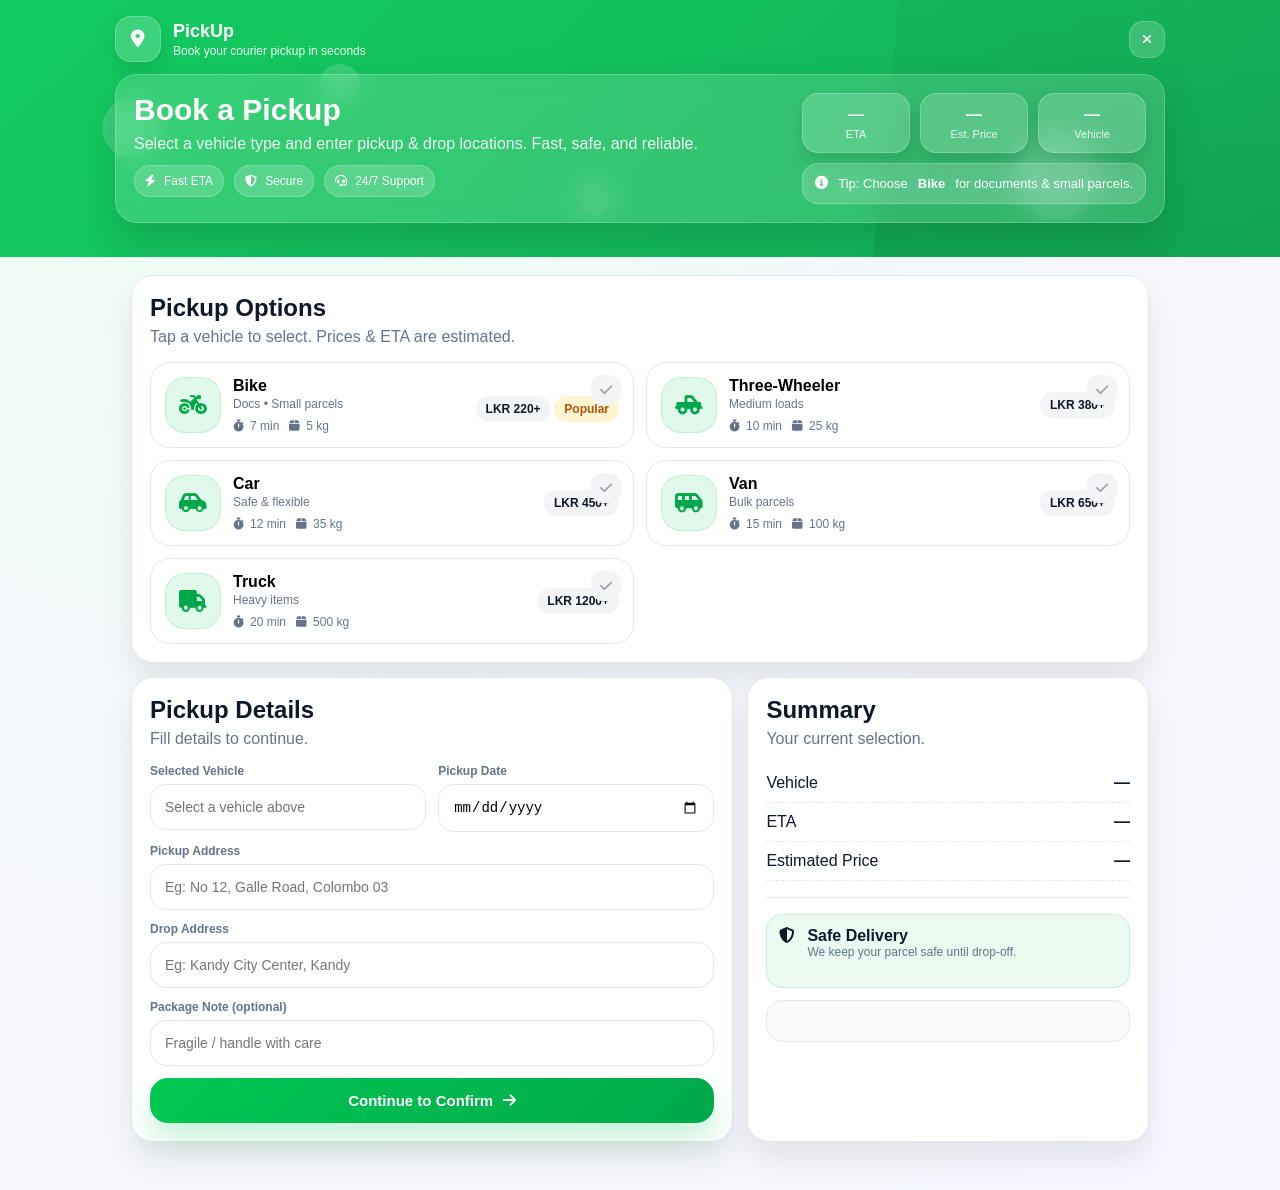
<file: pickup/pickup.html>
<!DOCTYPE html>
<html lang="en">
<head>
  <meta charset="UTF-8" />
  <meta name="viewport" content="width=device-width, initial-scale=1.0"/>
  <title>Book a Pickup</title>

  <!-- Font Awesome Icons -->
  <link rel="stylesheet" href="https://cdnjs.cloudflare.com/ajax/libs/font-awesome/6.5.0/css/all.min.css">

  <link rel="stylesheet" href="pickup.css">
</head>
<body>

  <!-- HEADER -->
  <header class="hero">
    <!-- Decorative bubbles -->
    <div class="bubble b1"></div>
    <div class="bubble b2"></div>
    <div class="bubble b3"></div>
    <div class="bubble b4"></div>

    <div class="hero-top">
      <div class="brand">
        <div class="brand-logo"><i class="fa-solid fa-location-dot"></i></div>
        <div class="brand-text">
          <div class="brand-name">PickUp</div>
          <div class="brand-sub">Book your courier pickup in seconds</div>
        </div>
      </div>

      <button class="ghost-btn" onclick="window.close()">
        <i class="fa-solid fa-xmark"></i>
      </button>
    </div>

    <!-- Steps -->

    <div class="hero-card">
      <div class="hero-left">
        <h1>Book a Pickup</h1>
        <p>Select a vehicle type and enter pickup & drop locations. Fast, safe, and reliable.</p>

        <div class="hero-badges">
          <span class="badge"><i class="fa-solid fa-bolt"></i> Fast ETA</span>
          <span class="badge"><i class="fa-solid fa-shield-halved"></i> Secure</span>
          <span class="badge"><i class="fa-solid fa-headset"></i> 24/7 Support</span>
        </div>
      </div>

      <div class="hero-right">
        <div class="mini-stats">
          <div class="stat">
            <div class="stat-num" id="etaText">—</div>
            <div class="stat-label">ETA</div>
          </div>
          <div class="stat">
            <div class="stat-num" id="priceText">—</div>
            <div class="stat-label">Est. Price</div>
          </div>
          <div class="stat">
            <div class="stat-num" id="vehicleText">—</div>
            <div class="stat-label">Vehicle</div>
          </div>
        </div>

        <div class="tip">
          <i class="fa-solid fa-circle-info"></i>
          Tip: Choose <b>Bike</b> for documents & small parcels.
        </div>
      </div>
    </div>
  </header>

  <!-- MAIN -->
  <main class="wrap">

    <!-- VEHICLE OPTIONS -->
    <section class="panel">
      <div class="panel-head">
        <h2>Pickup Options</h2>
      </div>
      <p class="muted">Tap a vehicle to select. Prices & ETA are estimated.</p>

      <div class="grid" id="vehicleGrid">

        <button class="vcard popular" data-type="Bike" data-price="220" data-eta="7 min">
          <div class="vicon"><i class="fa-solid fa-motorcycle"></i></div>
          <div class="vinfo">
            <div class="vtitle">Bike</div>
            <div class="vsub">Docs • Small parcels</div>
            <div class="vmeta">
              <span><i class="fa-solid fa-stopwatch"></i> 7 min</span>
              <span><i class="fa-solid fa-box"></i> 5 kg</span>
            </div>
          </div>
          <div class="vright">
            <div class="price">LKR 220+</div>
            <div class="pill">Popular</div>
          </div>
          <div class="tick"><i class="fa-solid fa-check"></i></div>
        </button>

        <button class="vcard" data-type="Three-Wheeler" data-price="380" data-eta="10 min">
          <div class="vicon"><i class="fa-solid fa-truck-pickup"></i></div>
          <div class="vinfo">
            <div class="vtitle">Three-Wheeler</div>
            <div class="vsub">Medium loads</div>
            <div class="vmeta">
              <span><i class="fa-solid fa-stopwatch"></i> 10 min</span>
              <span><i class="fa-solid fa-box"></i> 25 kg</span>
            </div>
          </div>
          <div class="vright">
            <div class="price">LKR 380+</div>
          </div>
          <div class="tick"><i class="fa-solid fa-check"></i></div>
        </button>

        <button class="vcard" data-type="Car" data-price="450" data-eta="12 min">
          <div class="vicon"><i class="fa-solid fa-car-side"></i></div>
          <div class="vinfo">
            <div class="vtitle">Car</div>
            <div class="vsub">Safe & flexible</div>
            <div class="vmeta">
              <span><i class="fa-solid fa-stopwatch"></i> 12 min</span>
              <span><i class="fa-solid fa-box"></i> 35 kg</span>
            </div>
          </div>
          <div class="vright">
            <div class="price">LKR 450+</div>
          </div>
          <div class="tick"><i class="fa-solid fa-check"></i></div>
        </button>

        <button class="vcard" data-type="Van" data-price="650" data-eta="15 min">
          <div class="vicon"><i class="fa-solid fa-van-shuttle"></i></div>
          <div class="vinfo">
            <div class="vtitle">Van</div>
            <div class="vsub">Bulk parcels</div>
            <div class="vmeta">
              <span><i class="fa-solid fa-stopwatch"></i> 15 min</span>
              <span><i class="fa-solid fa-box"></i> 100 kg</span>
            </div>
          </div>
          <div class="vright">
            <div class="price">LKR 650+</div>
          </div>
          <div class="tick"><i class="fa-solid fa-check"></i></div>
        </button>

        <button class="vcard" data-type="Truck" data-price="1200" data-eta="20 min">
          <div class="vicon"><i class="fa-solid fa-truck"></i></div>
          <div class="vinfo">
            <div class="vtitle">Truck</div>
            <div class="vsub">Heavy items</div>
            <div class="vmeta">
              <span><i class="fa-solid fa-stopwatch"></i> 20 min</span>
              <span><i class="fa-solid fa-box"></i> 500 kg</span>
            </div>
          </div>
          <div class="vright">
            <div class="price">LKR 1200+</div>
          </div>
          <div class="tick"><i class="fa-solid fa-check"></i></div>
        </button>

      </div>
    </section>

    <!-- FORM + SUMMARY -->
    <section class="two-col">

      <section class="panel">
        <h2>Pickup Details</h2>
        <p class="muted">Fill details to continue.</p>

        <div class="form">
          <div class="row">
            <div class="field">
              <label>Selected Vehicle</label>
              <input type="text" id="selectedVehicle" placeholder="Select a vehicle above" readonly>
            </div>
            <div class="field">
              <label>Pickup Date</label>
              <input type="date" id="pickupDate">
            </div>
          </div>

          <div class="row">
            <div class="field full">
              <label>Pickup Address</label>
              <input type="text" id="pickupAddress" placeholder="Eg: No 12, Galle Road, Colombo 03">
            </div>
          </div>

          <div class="row">
            <div class="field full">
              <label>Drop Address</label>
              <input type="text" id="dropAddress" placeholder="Eg: Kandy City Center, Kandy">
            </div>
          </div>

          <div class="row">
            <div class="field full">
              <label>Package Note (optional)</label>
              <input type="text" id="note" placeholder="Fragile / handle with care">
            </div>
          </div>

          <button class="cta" onclick="confirmPickup()">
            Continue to Confirm <i class="fa-solid fa-arrow-right"></i>
          </button>
        </div>
      </section>

      <aside class="panel summary">
        <h2>Summary</h2>
        <p class="muted">Your current selection.</p>

        <div class="sum-item">
          <span>Vehicle</span>
          <b id="sumVehicle">—</b>
        </div>
        <div class="sum-item">
          <span>ETA</span>
          <b id="sumEta">—</b>
        </div>
        <div class="sum-item">
          <span>Estimated Price</span>
          <b id="sumPrice">—</b>
        </div>

        <div class="divider"></div>

        <div class="secure">
          <i class="fa-solid fa-shield-halved"></i>
          <div>
            <b>Safe Delivery</b>
            <div class="muted small">We keep your parcel safe until drop-off.</div>
          </div>
        </div>

        <div class="note-box">
          <div class="muted small">
          </div>
        </div>
      </aside>

    </section>

  </main>

  <script src="pickup.js"></script>
</body>
</html>
</file>
<file: pickup/pickup.css>
:root{
  --green:#00c853;
  --green2:#00a84a;
  --dark:#0f172a;
  --muted:#64748b;
  --bg:#f4f7fb;
  --card:#ffffff;
  --border:#e5e7eb;
  --shadow: 0 18px 30px rgba(0,0,0,.08);
  --glow: 0 18px 38px rgba(0,200,83,.18);
}

*{ box-sizing:border-box; }

body{
  margin:0;
  font-family: Arial, sans-serif;
  background: radial-gradient(circle at 20% 10%, #ecfff3 0%, var(--bg) 45%, #f6f7ff 100%);
  color:var(--dark);
  overflow-x:hidden;
}

/* =========================
   HERO HEADER (WITH IMAGE)
========================= */
.hero{
  position:relative;
  color:#fff;
  padding:16px 16px 34px;
  overflow:hidden;

  /* Background image + overlay gradient */
  background-image:
    linear-gradient(135deg, rgba(0,200,83,.92), rgba(0,168,74,.92)),
    url("https://images.hdqwalls.com/wallpapers/abstract-green-gradient-bs.jpg");
  background-size: cover;
  background-position: center;
}

/* courier image decoration (subtle) */
.hero::after{
  content:"";
  position:absolute;
  right:-40px;
  bottom:-60px;
  width:430px;
  height:430px;
  border-radius:32px;
  background-image:
    linear-gradient(180deg, rgba(0,0,0,.0), rgba(0,0,0,.35)),
    url("https://images.pexels.com/photos/32806878/pexels-photo-32806878.jpeg?cs=srgb&dl=pexels-kishan-kumar-1364524026-32806878.jpg&fm=jpg");
  background-size: cover;
  background-position: center;
  opacity:.22;
  transform: rotate(6deg);
  z-index:0;
}

/* keep header content above images */
.hero-top, .steps, .hero-card{
  position:relative;
  z-index:2;
}

/* =========================
   DECORATIVE BUBBLES
========================= */
.bubble{
  position:absolute;
  border-radius:50%;
  background:rgba(255,255,255,.16);
  animation: floaty 8s infinite ease-in-out;
  pointer-events:none;
  z-index:1;
}
.b1{ width:60px;height:60px; top:38%; left:8%; animation-duration:9s; }
.b2{ width:40px;height:40px; top:25%; left:25%; animation-duration:7s; }
.b3{ width:90px;height:90px; top:50%; right:14%; animation-duration:10s; }
.b4{ width:35px;height:35px; top:70%; left:45%; animation-duration:8s; }

@keyframes floaty{
  0%{ transform: translateY(0); opacity:.65; }
  50%{ transform: translateY(-18px); opacity:.9; }
  100%{ transform: translateY(0); opacity:.65; }
}

/* =========================
   HEADER TOP
========================= */
.hero-top{
  max-width:1050px;
  margin:0 auto;
  display:flex;
  align-items:center;
  justify-content:space-between;
}

.brand{
  display:flex;
  align-items:center;
  gap:12px;
}
.brand-logo{
  width:46px;height:46px;
  border-radius:16px;
  background:rgba(255,255,255,.18);
  border:1px solid rgba(255,255,255,.22);
  display:flex;align-items:center;justify-content:center;
  font-size:18px;
  box-shadow: 0 8px 20px rgba(0,0,0,.12);
}
.brand-name{ font-weight:900; font-size:18px; }
.brand-sub{ font-size:12px; opacity:.92; margin-top:2px; }

.ghost-btn{
  border:none;
  background:rgba(255,255,255,.18);
  border:1px solid rgba(255,255,255,.22);
  color:#fff;
  padding:10px 12px;
  border-radius:14px;
  cursor:pointer;
}
.ghost-btn:hover{ filter:brightness(.95); }

/* =========================
   STEPS
========================= */
.steps{
  max-width:1050px;
  margin:14px auto 0;
  display:flex;
  gap:10px;
  flex-wrap:wrap;
}
.step{
  background:rgba(255,255,255,.16);
  border:1px solid rgba(255,255,255,.22);
  padding:8px 12px;
  border-radius:999px;
  font-weight:900;
  font-size:12px;
  display:flex;
  align-items:center;
  gap:8px;
}
.step.active{
  background:#fff;
  color:var(--green2);
}

/* =========================
   HERO CARD
========================= */
.hero-card{
  max-width:1050px;
  margin:12px auto 0;
  background:rgba(255,255,255,.14);
  border:1px solid rgba(255,255,255,.22);
  border-radius:22px;
  padding:18px;
  display:flex;
  justify-content:space-between;
  gap:16px;
  backdrop-filter: blur(12px);
  box-shadow: 0 18px 40px rgba(0,0,0,.15);
}

.hero-left h1{ margin:0 0 8px; font-size:30px; }
.hero-left p{ margin:0 0 12px; opacity:.92; }

.hero-badges{
  display:flex;
  flex-wrap:wrap;
  gap:10px;
}
.badge{
  background:rgba(255,255,255,.18);
  border:1px solid rgba(255,255,255,.22);
  padding:8px 10px;
  border-radius:999px;
  font-size:12px;
  display:flex;
  gap:8px;
  align-items:center;
}

.hero-right{
  min-width:320px;
  display:flex;
  flex-direction:column;
  gap:10px;
}

.mini-stats{
  display:grid;
  grid-template-columns: repeat(3, 1fr);
  gap:10px;
}
.stat{
  background:rgba(255,255,255,.18);
  border:1px solid rgba(255,255,255,.22);
  border-radius:16px;
  padding:12px 10px;
  text-align:center;
  box-shadow: 0 10px 20px rgba(0,0,0,.12);
}
.stat-num{ font-weight:900; font-size:16px; }
.stat-label{ font-size:11px; opacity:.9; margin-top:4px; }

.tip{
  background:rgba(255,255,255,.18);
  border:1px solid rgba(255,255,255,.22);
  border-radius:16px;
  padding:12px;
  font-size:13px;
  display:flex;
  gap:10px;
  align-items:flex-start;
}

/* =========================
   MAIN
========================= */
.wrap{
  max-width:1050px;
  margin:18px auto;
  padding:0 16px 30px;
}

.panel{
  background:var(--card);
  border:1px solid var(--border);
  border-radius:22px;
  padding:18px;
  box-shadow: var(--shadow);
  animation: fadeUp .35s ease both;
}
@keyframes fadeUp{
  from{ transform: translateY(10px); opacity:.6; }
  to{ transform: translateY(0); opacity:1; }
}

.panel-head{
  display:flex;
  align-items:center;
  justify-content:space-between;
  gap:10px;
}
.panel h2{ margin:0 0 6px; }
.muted{ color:var(--muted); margin:0 0 16px; }
.small{ font-size:12px; }

.chip{
  background:rgba(0,200,83,.10);
  color:var(--green2);
  padding:8px 12px;
  border-radius:999px;
  font-weight:900;
  font-size:12px;
  display:flex;
  gap:8px;
  align-items:center;
}

/* =========================
   VEHICLE GRID
========================= */
.grid{
  display:grid;
  grid-template-columns: repeat(2, minmax(0, 1fr));
  gap:12px;
}

.vcard{
  width:100%;
  border:1px solid var(--border);
  border-radius:20px;
  background:#fff;
  padding:14px;
  display:flex;
  align-items:center;
  gap:12px;
  cursor:pointer;
  text-align:left;
  position:relative;
  transition:.20s ease;
  overflow:hidden;
}

.vcard::before{
  content:"";
  position:absolute;
  inset:0;
  background: radial-gradient(circle at 20% 10%, rgba(0,200,83,.16), transparent 45%),
              radial-gradient(circle at 90% 70%, rgba(0,200,83,.10), transparent 50%);
  opacity:0;
  transition:.20s ease;
}

.vcard:hover{
  transform: translateY(-3px);
  border-color:rgba(0,200,83,.55);
  box-shadow: var(--glow);
}
.vcard:hover::before{ opacity:1; }

.vicon{
  width:56px;
  height:56px;
  border-radius:20px;
  background:rgba(0,200,83,.12);
  border:1px solid rgba(0,200,83,.14);
  color:var(--green2);
  display:flex;
  align-items:center;
  justify-content:center;
  font-size:22px;
  flex:0 0 auto;
}

.vinfo{ position:relative; z-index:1; }
.vtitle{ font-weight:900; font-size:16px; }
.vsub{ font-size:12px; color:var(--muted); margin-top:2px; }

.vmeta{
  display:flex;
  gap:10px;
  margin-top:8px;
  font-size:12px;
  color:var(--muted);
}
.vmeta span{ display:flex; gap:6px; align-items:center; }

.vright{
  margin-left:auto;
  text-align:right;
  position:relative;
  z-index:1;
}
.price{
  font-weight:900;
  color:var(--dark);
  background:#f3f4f6;
  display:inline-block;
  padding:6px 10px;
  border-radius:999px;
  font-size:12px;
}
.pill{
  margin-top:8px;
  display:inline-block;
  padding:6px 10px;
  border-radius:999px;
  background:rgba(255, 193, 7, .18);
  color:#b45309;
  font-weight:900;
  font-size:12px;
}

.tick{
  position:absolute;
  right:12px;
  top:12px;
  width:30px;
  height:30px;
  border-radius:12px;
  background:#f3f4f6;
  color:#9ca3af;
  display:flex;
  align-items:center;
  justify-content:center;
  font-size:14px;
  z-index:2;
}

.vcard.selected{
  border-color:var(--green);
  box-shadow: 0 22px 34px rgba(0,200,83,.16);
}
.vcard.selected::before{ opacity:1; }
.vcard.selected .tick{
  background:var(--green);
  color:#fff;
}

/* =========================
   FORM + SUMMARY
========================= */
.two-col{
  display:grid;
  grid-template-columns: 1.2fr .8fr;
  gap:14px;
  margin-top:14px;
}

.form .row{
  display:grid;
  grid-template-columns: 1fr 1fr;
  gap:12px;
  margin-bottom:12px;
}
.field label{
  display:block;
  font-size:12px;
  color:var(--muted);
  margin-bottom:6px;
  font-weight:900;
}
.field input{
  width:100%;
  padding:14px;
  border-radius:16px;
  border:1px solid var(--border);
  outline:none;
  font-size:14px;
  transition:.15s ease;
}
.field input:focus{
  border-color:rgba(0,200,83,.65);
  box-shadow:0 0 0 3px rgba(0,200,83,.12);
}
.full{ grid-column: 1 / -1; }

.cta{
  width:100%;
  border:none;
  border-radius:18px;
  padding:14px;
  background:linear-gradient(135deg, var(--green), var(--green2));
  color:#fff;
  font-weight:900;
  cursor:pointer;
  font-size:15px;
  display:flex;
  align-items:center;
  justify-content:center;
  gap:10px;
  box-shadow: 0 16px 28px rgba(0,200,83,.22);
}
.cta:hover{ transform: translateY(-1px); filter:brightness(.98); }

.summary .sum-item{
  display:flex;
  justify-content:space-between;
  padding:10px 0;
  border-bottom:1px dashed #e5e7eb;
}
.divider{
  height:1px;
  background:#e5e7eb;
  margin:16px 0;
}

.secure{
  display:flex;
  gap:12px;
  align-items:flex-start;
  background:rgba(0,200,83,.08);
  border:1px solid rgba(0,200,83,.16);
  border-radius:16px;
  padding:12px;
}

.note-box{
  margin-top:12px;
  background:#f8fafc;
  border:1px solid var(--border);
  border-radius:16px;
  padding:12px;
}

/* RESPONSIVE */
@media(max-width:900px){
  .hero-card{ flex-direction:column; }
  .hero-right{ min-width:auto; }
  .grid{ grid-template-columns:1fr; }
  .two-col{ grid-template-columns:1fr; }
  .form .row{ grid-template-columns:1fr; }
}
</file>
